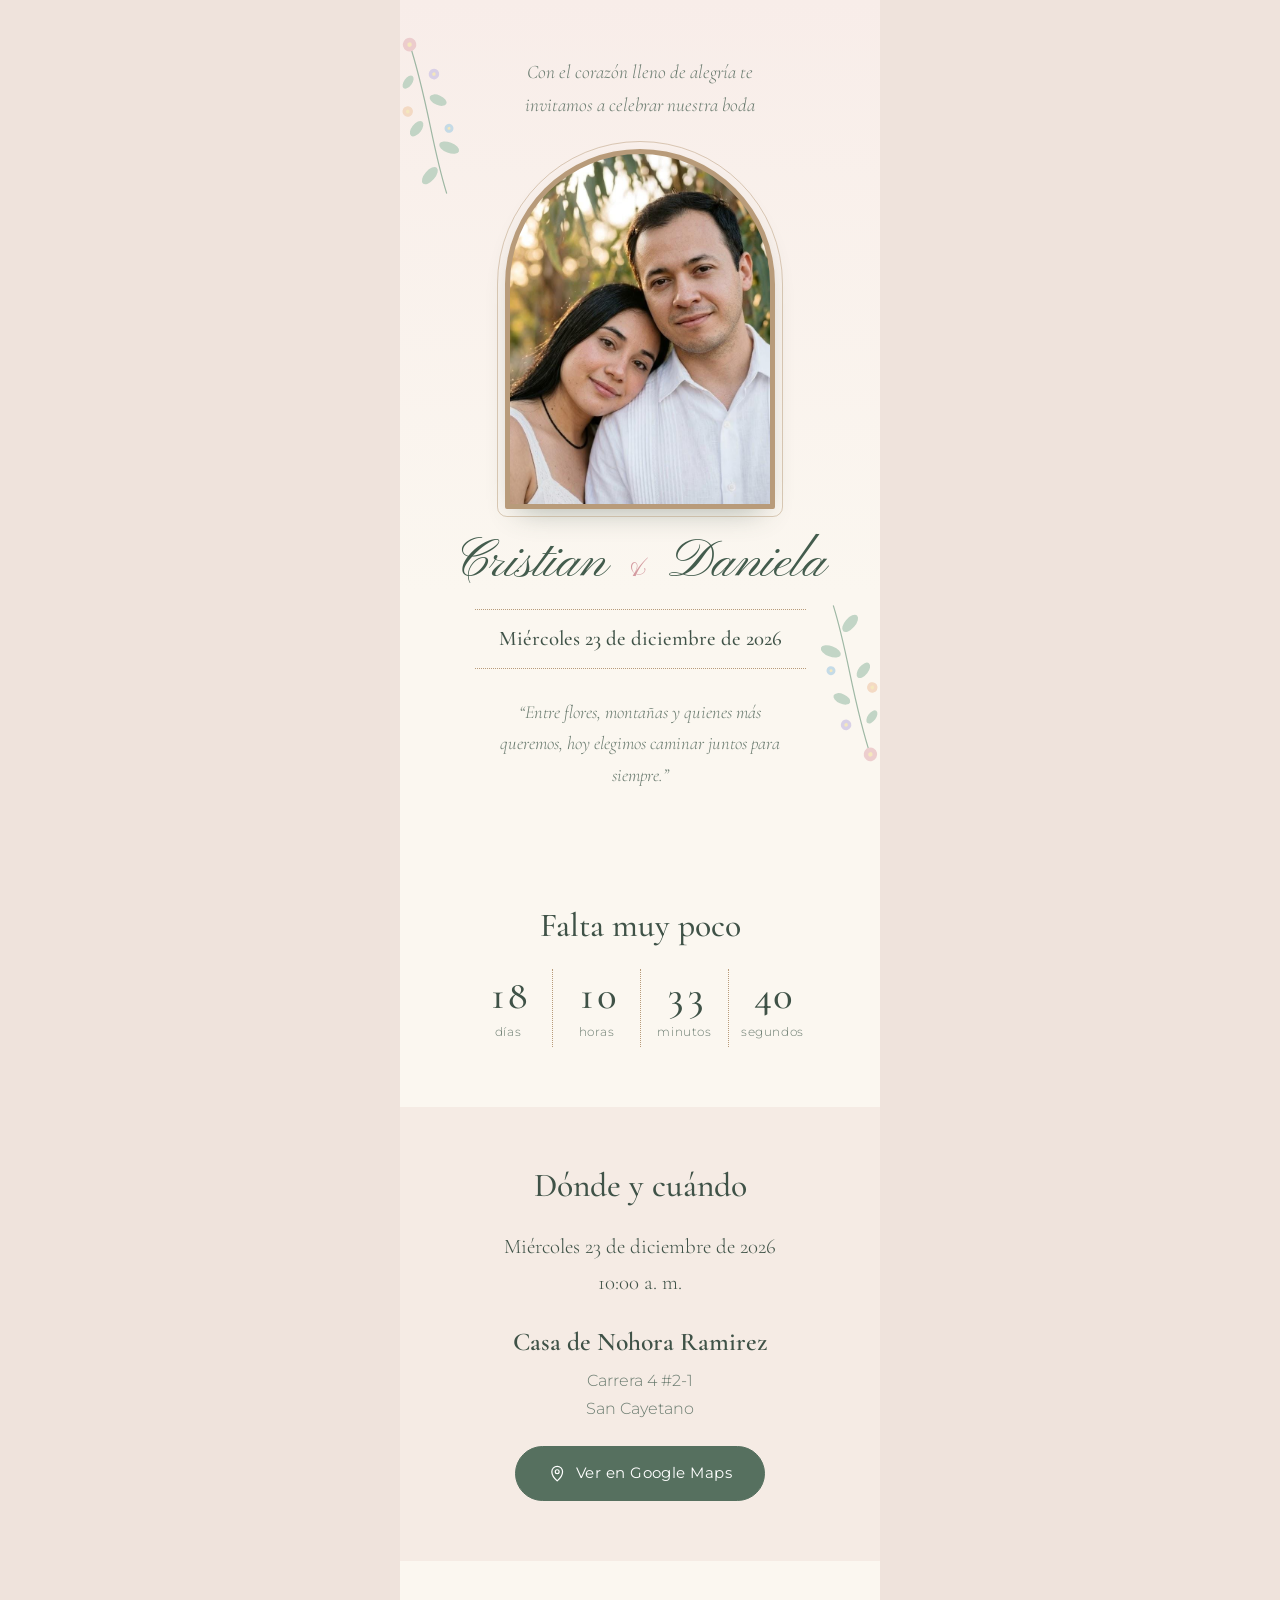
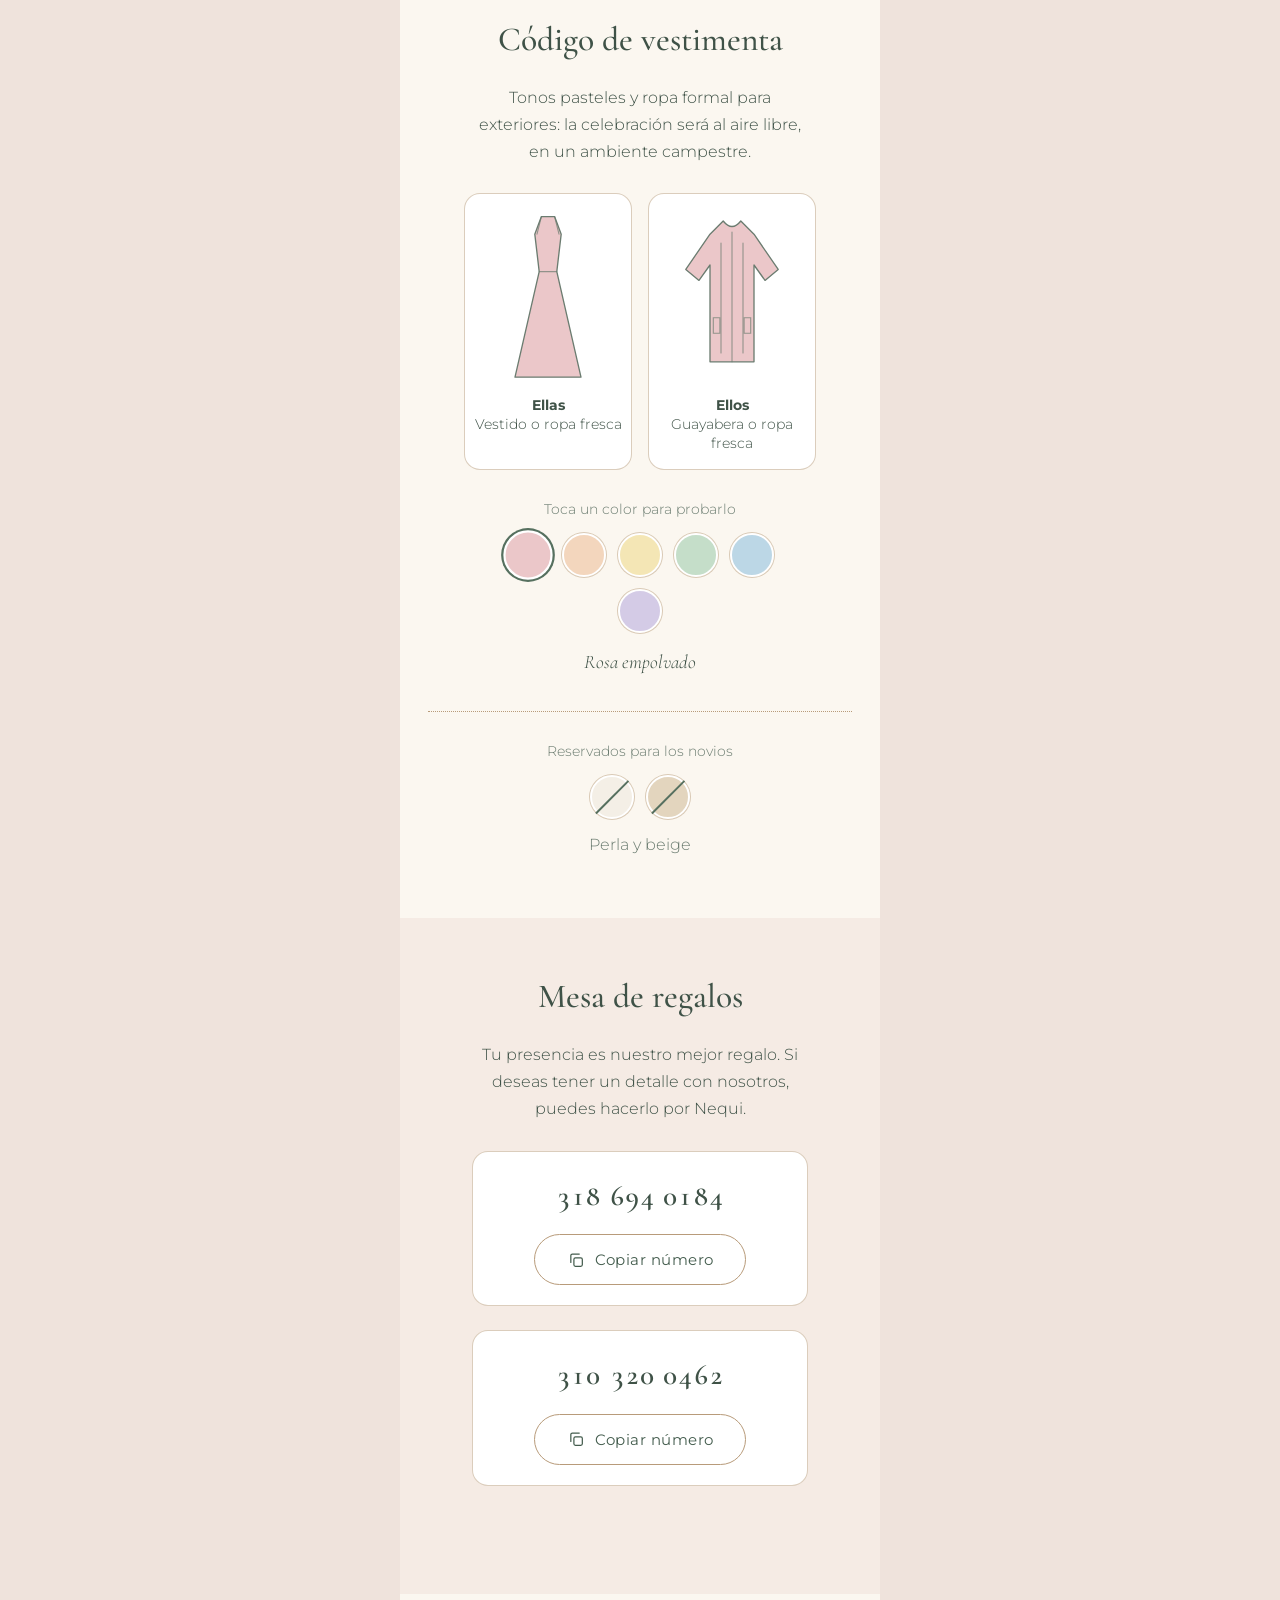
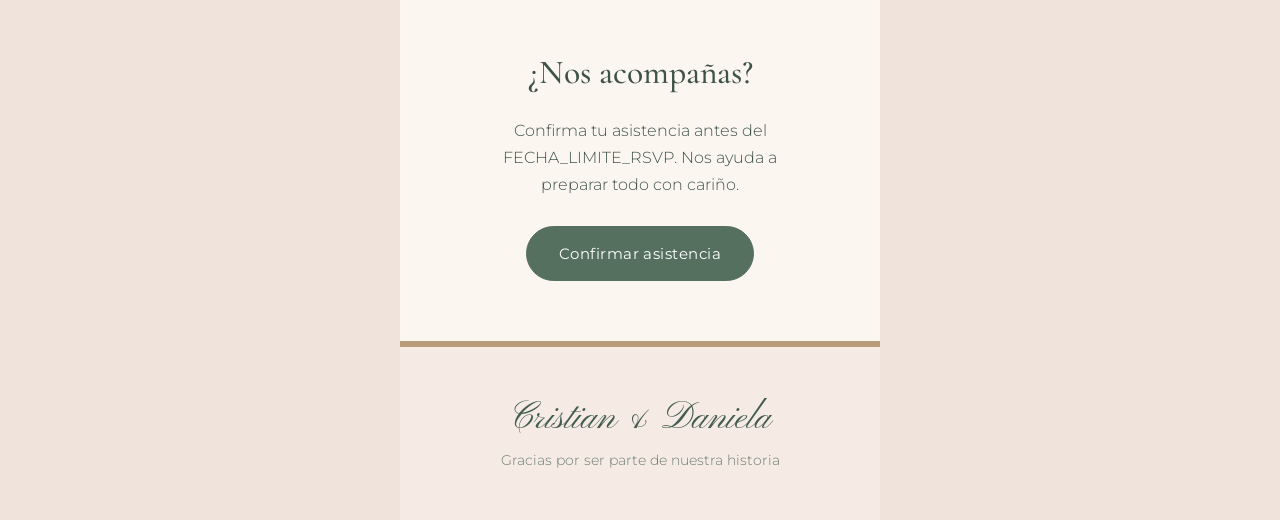
<file: img/index.html>
<!DOCTYPE html>
<html lang="es">
<head>
  <meta charset="UTF-8">
  <meta name="viewport" content="width=device-width, initial-scale=1, viewport-fit=cover">
  <meta name="theme-color" content="#FBF7F0">
  <title>Cristian &amp; Daniela · Nuestra boda</title>
  <meta name="description" content="Estás invitado a la boda de Cristian y Daniela. Miércoles 23 de diciembre de 2026.">

  <link rel="preconnect" href="https://fonts.googleapis.com">
  <link rel="preconnect" href="https://fonts.gstatic.com" crossorigin>
  <link href="https://fonts.googleapis.com/css2?family=Cormorant+Garamond:ital,wght@0,400;0,500;0,600;1,400&family=Montserrat:wght@300;400;500&family=Pinyon+Script&display=swap" rel="stylesheet">
  <link rel="stylesheet" href="style.css">
</head>
<body>

  <!-- Ramita con flores pastel (SVG reutilizable) -->
  <svg width="0" height="0" style="position:absolute" aria-hidden="true">
    <defs>
      <symbol id="ramita" viewBox="0 0 120 220">
        <path d="M60 218 C56 150 66 90 60 10" fill="none" stroke="#8FAE98" stroke-width="1.6" stroke-linecap="round"/>
        <g fill="#B9D0BF">
          <ellipse cx="44" cy="190" rx="14" ry="7" transform="rotate(-35 44 190)"/>
          <ellipse cx="78" cy="160" rx="14" ry="7" transform="rotate(35 78 160)"/>
          <ellipse cx="42" cy="125" rx="12" ry="6.5" transform="rotate(-38 42 125)"/>
          <ellipse cx="79" cy="95" rx="12" ry="6.5" transform="rotate(38 79 95)"/>
          <ellipse cx="46" cy="62" rx="10" ry="5.5" transform="rotate(-40 46 62)"/>
        </g>
        <g>
          <circle cx="60" cy="14" r="9" fill="#EBC7C9"/><circle cx="60" cy="14" r="3" fill="#F4E6B5"/>
          <circle cx="82" cy="60" r="7" fill="#D4CBE6"/><circle cx="82" cy="60" r="2.4" fill="#F4E6B5"/>
          <circle cx="36" cy="100" r="7" fill="#F3D6BD"/><circle cx="36" cy="100" r="2.4" fill="#F4E6B5"/>
          <circle cx="84" cy="135" r="6" fill="#BCD7E6"/><circle cx="84" cy="135" r="2" fill="#F4E6B5"/>
        </g>
      </symbol>
    </defs>
  </svg>

  <main>

    <!-- 1. PORTADA -->
    <header class="hero" id="inicio">
      <svg class="ramita ramita-izq" aria-hidden="true"><use href="#ramita"/></svg>
      <svg class="ramita ramita-der" aria-hidden="true"><use href="#ramita"/></svg>

      <p class="hero-invita">Con el corazón lleno de alegría te invitamos a celebrar nuestra boda</p>

      <!-- Arco colonial: reemplaza la imagen con img/novios.jpg -->
      <div class="arco" role="img" aria-label="Foto de Cristian y Daniela"></div>

      <h1 class="hero-nombres">Cristian <span class="amp">&amp;</span> Daniela</h1>
      <p class="hero-fecha">Miércoles 23 de diciembre de 2026</p>
      <p class="hero-frase">“Entre flores, montañas y quienes más queremos, hoy elegimos caminar juntos para siempre.”</p>
    </header>

    <!-- 2. CUENTA REGRESIVA -->
    <section class="seccion" id="cuenta" aria-labelledby="t-cuenta">
      <h2 id="t-cuenta">Falta muy poco</h2>
      <div class="contador" id="contador" role="timer" aria-live="off">
        <div class="unidad"><span class="num" id="dias">--</span><span class="etq">días</span></div>
        <div class="unidad"><span class="num" id="horas">--</span><span class="etq">horas</span></div>
        <div class="unidad"><span class="num" id="minutos">--</span><span class="etq">minutos</span></div>
        <div class="unidad"><span class="num" id="segundos">--</span><span class="etq">segundos</span></div>
      </div>
      <p class="contador-fin" id="contador-fin" hidden>¡Hoy es el gran día!</p>
    </section>

    <!-- 3. UBICACIÓN -->
    <section class="seccion seccion-tarjeta" id="ubicacion" aria-labelledby="t-ubicacion">
      <h2 id="t-ubicacion">Dónde y cuándo</h2>
      <p class="detalle-fecha">Miércoles 23 de diciembre de 2026<br>10:00 a. m.</p>
      <p class="lugar">Casa de Nohora Ramirez</p>
      <p class="detalle">Carrera 4 #2-1<br>San Cayetano</p>
      <a class="boton" href="https://maps.app.goo.gl/uWxaTqTMLRFbRPK79" target="_blank" rel="noopener noreferrer">
        <svg class="icono" viewBox="0 0 24 24" aria-hidden="true"><path d="M12 22s7-6.2 7-12a7 7 0 0 0-14 0c0 5.8 7 12 7 12z"/><circle cx="12" cy="10" r="2.5"/></svg>
        Ver en Google Maps
      </a>
    </section>

    <!-- 4. CÓDIGO DE VESTIMENTA -->
    <section class="seccion" id="vestimenta" aria-labelledby="t-vestimenta">
      <h2 id="t-vestimenta">Código de vestimenta</h2>
      <p class="texto">Tonos pasteles y ropa formal para exteriores: la celebración será al aire libre, en un ambiente campestre.</p>

      <div class="prendas">
        <figure class="prenda">
          <svg viewBox="0 0 100 160" role="img" aria-label="Vestido">
            <path class="relleno" d="M38 22 L44 6 L56 6 L62 22 L58 56 L80 152 L20 152 L42 56 Z"/>
            <path class="trazo" d="M44 6 L40 22 M56 6 L60 22 M42 56 L58 56"/>
          </svg>
          <figcaption><strong>Ellas</strong><br>Vestido o ropa fresca</figcaption>
        </figure>
        <figure class="prenda">
          <svg viewBox="0 0 100 160" role="img" aria-label="Guayabera">
            <path class="relleno" d="M30 22 L42 10 Q50 20 58 10 L70 22 L92 54 L80 64 L70 50 L70 138 L30 138 L30 50 L20 64 L8 54 Z"/>
            <path class="trazo" d="M50 20 L50 138 M40 30 L40 130 M60 30 L60 130"/>
            <path class="trazo" d="M33 98 h6 v14 h-6 z M61 98 h6 v14 h-6 z"/>
          </svg>
          <figcaption><strong>Ellos</strong><br>Guayabera o ropa fresca</figcaption>
        </figure>
      </div>

      <p class="sub">Toca un color para probarlo</p>
      <div class="paleta" id="paleta" role="group" aria-label="Colores sugeridos">
        <button type="button" class="muestra" data-color="#EBC7C9" data-nombre="Rosa empolvado" aria-label="Rosa empolvado" aria-pressed="true" style="--c:#EBC7C9"></button>
        <button type="button" class="muestra" data-color="#F3D6BD" data-nombre="Durazno" aria-label="Durazno" aria-pressed="false" style="--c:#F3D6BD"></button>
        <button type="button" class="muestra" data-color="#F4E6B5" data-nombre="Mantequilla" aria-label="Mantequilla" aria-pressed="false" style="--c:#F4E6B5"></button>
        <button type="button" class="muestra" data-color="#C5DEC9" data-nombre="Menta" aria-label="Menta" aria-pressed="false" style="--c:#C5DEC9"></button>
        <button type="button" class="muestra" data-color="#BCD7E6" data-nombre="Celeste" aria-label="Celeste" aria-pressed="false" style="--c:#BCD7E6"></button>
        <button type="button" class="muestra" data-color="#D4CBE6" data-nombre="Lavanda" aria-label="Lavanda" aria-pressed="false" style="--c:#D4CBE6"></button>
      </div>
      <p class="color-actual" id="color-actual" role="status" aria-live="polite">Rosa empolvado</p>

      <div class="reservado">
        <p class="sub">Reservados para los novios</p>
        <div class="paleta paleta-reservada">
          <span class="muestra muestra-reservada" style="--c:#F4EFE6" role="img" aria-label="Perla, reservado para los novios"></span>
          <span class="muestra muestra-reservada" style="--c:#E3D5BE" role="img" aria-label="Beige, reservado para los novios"></span>
        </div>
        <p class="detalle">Perla y beige</p>
      </div>
    </section>

    <!-- 5. MESA DE REGALOS -->
    <section class="seccion seccion-tarjeta" id="regalos" aria-labelledby="t-regalos">
      <h2 id="t-regalos">Mesa de regalos</h2>
      <p class="texto">Tu presencia es nuestro mejor regalo. Si deseas tener un detalle con nosotros, puedes hacerlo por Nequi.</p>

      <div class="nequi">
        <p class="nequi-num">318 694 0184</p>
        <button type="button" class="boton boton-secundario btn-copiar" data-copiar="3186940184" data-original="Copiar número">
          <svg class="icono" viewBox="0 0 24 24" aria-hidden="true"><rect x="9" y="9" width="11" height="11" rx="2"/><path d="M5 15V6a2 2 0 0 1 2-2h9"/></svg>
          <span class="btn-texto">Copiar número</span>
        </button>
      </div>
      <div class="nequi">
        <p class="nequi-num">310 320 0462</p>
        <button type="button" class="boton boton-secundario btn-copiar" data-copiar="3103200462" data-original="Copiar número">
          <svg class="icono" viewBox="0 0 24 24" aria-hidden="true"><rect x="9" y="9" width="11" height="11" rx="2"/><path d="M5 15V6a2 2 0 0 1 2-2h9"/></svg>
          <span class="btn-texto">Copiar número</span>
        </button>
      </div>
      <p class="aviso-copiado" id="aviso-copiado" role="status" aria-live="polite"></p>
    </section>

    <!-- 6. RSVP -->
    <section class="seccion" id="rsvp" aria-labelledby="t-rsvp">
      <h2 id="t-rsvp">¿Nos acompañas?</h2>
      <p class="texto">Confirma tu asistencia antes del FECHA_LIMITE_RSVP. Nos ayuda a preparar todo con cariño.</p>
      <a class="boton" href="URL_DE_GOOGLE_FORMS" target="_blank" rel="noopener noreferrer">Confirmar asistencia</a>
    </section>

  </main>

  <footer class="pie">
    <p class="pie-nombres">Cristian &amp; Daniela</p>
    <p class="pie-sub">Gracias por ser parte de nuestra historia</p>
  </footer>

  <script src="script.js"></script>
</body>
</html>
</file>
<file: img/style.css>
/* ===== Variables ===== */
:root {
  --fondo: #FBF7F0;
  --fondo-alt: #F5EBE4;
  --texto: #3F5247;
  --texto-suave: #6B7C70;
  --salvia: #56705F;
  --salvia-oscuro: #435C4D;
  --rosa: #EBC7C9;
  --madera: #B89B7A;
  --linea: rgba(184, 155, 122, .5);

  --f-nombres: 'Pinyon Script', 'Snell Roundhand', cursive;
  --f-titulo: 'Cormorant Garamond', Georgia, serif;
  --f-cuerpo: 'Montserrat', system-ui, -apple-system, 'Segoe UI', sans-serif;

  --ease: cubic-bezier(.2, .7, .2, 1);
}

/* ===== Base (Mobile-First: 360–430px) ===== */
*, *::before, *::after { box-sizing: border-box; }

html { -webkit-text-size-adjust: 100%; scroll-behavior: smooth; }

body {
  margin: 0;
  background: var(--fondo);
  color: var(--texto);
  font-family: var(--f-cuerpo);
  font-weight: 300;
  font-size: 1rem;
  line-height: 1.7;
  -webkit-tap-highlight-color: transparent;
  -webkit-font-smoothing: antialiased;
}

main { max-width: 480px; margin: 0 auto; background: var(--fondo); overflow-x: hidden; }

h1, h2 { font-family: var(--f-titulo); font-weight: 500; margin: 0; line-height: 1.15; }
p { margin: 0; }

:focus-visible { outline: 2px solid var(--salvia); outline-offset: 3px; border-radius: 6px; }

/* ===== Portada ===== */
.hero {
  position: relative;
  padding: 3.5rem 1.75rem 3.5rem;
  display: flex;
  flex-direction: column;
  align-items: center;
  text-align: center;
  background: linear-gradient(180deg, #F8EDE9 0%, var(--fondo) 70%);
  overflow: hidden;
}

.ramita { position: absolute; width: 90px; height: 165px; opacity: .85; pointer-events: none; }
.ramita-izq { left: -18px; top: 2rem; transform: rotate(-14deg); }
.ramita-der { right: -18px; bottom: 5rem; transform: rotate(166deg); }

.hero-invita {
  position: relative;
  max-width: 17rem;
  font-family: var(--f-titulo);
  font-style: italic;
  font-size: 1.2rem;
  color: var(--texto-suave);
}

/* Arco colonial. Si img/novios.jpg no existe, se ve el degradado pastel */
.arco {
  position: relative;
  width: min(68vw, 270px);
  aspect-ratio: 3 / 4;
  margin: 1.75rem 0 1.25rem;
  border-radius: 999px 999px 14px 14px;
  border: 5px solid var(--madera);
  outline: 1px solid var(--linea);
  outline-offset: 7px;
  background:
    url('img/novios.jpeg') center / cover no-repeat,
    linear-gradient(160deg, #EBC7C9 0%, #F3D6BD 45%, #C5DEC9 100%);
  box-shadow: 0 14px 30px -14px rgba(67, 92, 77, .45);
}

.hero-nombres {
  position: relative;
  font-family: var(--f-nombres);
  font-weight: 400;
  font-size: clamp(2.6rem, 12vw, 3.4rem);
  line-height: 1.25;
  color: var(--salvia-oscuro);
}

.hero-nombres .amp { font-size: .7em; color: #D49BA0; padding: 0 .1em; }

.hero-fecha {
  position: relative;
  margin-top: .75rem;
  padding: .7rem 1.5rem;
  font-family: var(--f-titulo);
  font-size: 1.3rem;
  font-weight: 500;
  border-top: 1px dotted var(--madera);
  border-bottom: 1px dotted var(--madera);
}

.hero-frase {
  position: relative;
  margin-top: 1.75rem;
  max-width: 19rem;
  font-family: var(--f-titulo);
  font-style: italic;
  font-size: 1.15rem;
  color: var(--texto-suave);
}

/* Una única entrada orquestada */
.hero > :not(.ramita) { animation: entrada 1s var(--ease) both; }
.arco { animation-delay: .2s !important; }
.hero-nombres { animation-delay: .45s !important; }
.hero-fecha { animation-delay: .65s !important; }
.hero-frase { animation-delay: .8s !important; }

@keyframes entrada { from { opacity: 0; transform: translateY(14px); } to { opacity: 1; transform: none; } }

/* ===== Secciones ===== */
.seccion { padding: 3.75rem 1.75rem; text-align: center; }
.seccion-tarjeta { background: var(--fondo-alt); }
.seccion h2 { font-size: 2.1rem; margin-bottom: 1.5rem; }
.texto { max-width: 21rem; margin: 0 auto 1.75rem; }
.sub { font-size: .85rem; color: var(--texto-suave); margin-bottom: .75rem; }

/* ===== Cuenta regresiva ===== */
.contador { display: grid; grid-template-columns: repeat(4, 1fr); max-width: 22rem; margin: 0 auto; }
.unidad { display: flex; flex-direction: column; align-items: center; padding: .25rem 0; }
.unidad + .unidad { border-left: 1px dotted var(--madera); }
.num { font-family: var(--f-titulo); font-size: 2.5rem; font-weight: 500; line-height: 1.1; font-variant-numeric: tabular-nums; }
.etq { margin-top: .3rem; font-size: .75rem; letter-spacing: .05em; color: var(--texto-suave); }
.contador-fin { margin-top: 1.5rem; font-family: var(--f-nombres); font-size: 2rem; color: #D49BA0; }

/* ===== Ubicación ===== */
.detalle-fecha { font-family: var(--f-titulo); font-size: 1.3rem; margin-bottom: 1.25rem; }
.lugar { font-family: var(--f-titulo); font-size: 1.6rem; font-weight: 600; margin-bottom: .25rem; }
.detalle { color: var(--texto-suave); margin-bottom: 1.5rem; }

/* ===== Vestimenta interactiva ===== */
#vestimenta { --prenda: #EBC7C9; }

.prendas { display: grid; grid-template-columns: 1fr 1fr; gap: 1rem; max-width: 22rem; margin: 0 auto 1.75rem; }
.prenda { margin: 0; padding: 1rem .5rem; background: #fff; border-radius: 16px; border: 1px solid var(--linea); }
.prenda svg { width: 100%; max-width: 110px; height: auto; display: block; margin: 0 auto .6rem; }
.prenda .relleno { fill: var(--prenda); stroke: var(--texto-suave); stroke-width: 1.2; stroke-linejoin: round; transition: fill .45s var(--ease); }
.prenda .trazo { fill: none; stroke: var(--texto-suave); stroke-width: 1; stroke-linecap: round; opacity: .7; }
.prenda figcaption { font-size: .85rem; line-height: 1.4; }

.paleta { display: flex; justify-content: center; flex-wrap: wrap; gap: .75rem; max-width: 20rem; margin: 0 auto; }

.muestra {
  position: relative;
  width: 2.75rem; height: 2.75rem;          /* área táctil cómoda */
  padding: 0;
  border-radius: 50%;
  border: 2px solid #fff;
  background: var(--c);
  box-shadow: 0 0 0 1px var(--linea);
  cursor: pointer;
  transition: transform .25s var(--ease), box-shadow .25s var(--ease);
  touch-action: manipulation;
}
.muestra:active { transform: scale(.92); }
.muestra[aria-pressed="true"] { transform: scale(1.12); box-shadow: 0 0 0 2px var(--salvia); }

.color-actual { min-height: 1.7rem; margin-top: .85rem; font-family: var(--f-titulo); font-style: italic; font-size: 1.2rem; }

.reservado { margin-top: 2rem; padding-top: 1.75rem; border-top: 1px dotted var(--madera); }
.muestra-reservada { display: inline-block; cursor: default; box-shadow: 0 0 0 1px var(--linea); }
.muestra-reservada::after {   /* tachado: color no disponible para invitados */
  content: ''; position: absolute; left: 50%; top: -3px; bottom: -3px; width: 1.5px;
  background: var(--salvia); transform: translateX(-50%) rotate(45deg);
}
.reservado .detalle { margin: .75rem 0 0; }

/* ===== Regalos ===== */
.nequi { margin: 0 auto 1.5rem; max-width: 21rem; padding: 1.25rem 1rem; background: #fff; border: 1px solid var(--linea); border-radius: 16px; }
.nequi-num { font-family: var(--f-titulo); font-size: 1.8rem; font-weight: 600; letter-spacing: .04em; font-variant-numeric: tabular-nums; margin-bottom: .85rem; }
.aviso-copiado { min-height: 1.5rem; font-size: .9rem; color: var(--texto-suave); }

/* ===== Botones ===== */
.boton {
  display: inline-flex; align-items: center; justify-content: center; gap: .6rem;
  min-height: 3.2rem; padding: .85rem 2rem;
  border: 1.5px solid var(--salvia); border-radius: 999px;
  background: var(--salvia); color: #fff;
  font-family: var(--f-cuerpo); font-size: .95rem; font-weight: 400; letter-spacing: .03em; text-decoration: none;
  cursor: pointer; touch-action: manipulation;
  transition: background-color .3s var(--ease), color .3s var(--ease), transform .2s var(--ease), border-color .3s var(--ease);
}
.boton:hover { background: var(--salvia-oscuro); border-color: var(--salvia-oscuro); }
.boton:active { transform: scale(.97); }

.boton-secundario { background: transparent; color: var(--salvia-oscuro); border-color: var(--madera); }
.boton-secundario:hover { background: var(--madera); border-color: var(--madera); color: #fff; }
.boton-secundario.copiado { background: var(--salvia); border-color: var(--salvia); color: #fff; }

.icono { width: 1.15rem; height: 1.15rem; fill: none; stroke: currentColor; stroke-width: 1.6; stroke-linecap: round; stroke-linejoin: round; flex-shrink: 0; }

/* ===== Pie ===== */
.pie { padding: 3rem 1.5rem; text-align: center; background: var(--fondo-alt); border-top: 6px solid var(--madera); }
.pie-nombres { font-family: var(--f-nombres); font-size: 2.4rem; color: var(--salvia-oscuro); line-height: 1.3; }
.pie-sub { margin-top: .25rem; font-size: .85rem; color: var(--texto-suave); }

/* ===== Pantallas grandes: tarjeta centrada ===== */
@media (min-width: 520px) {
  body { background: #EFE3DC; }
  .pie { max-width: 480px; margin-inline: auto; }
}

@media (max-width: 359px) {
  .num { font-size: 2rem; }
  .seccion { padding-inline: 1.25rem; }
}

/* ===== Movimiento reducido ===== */
@media (prefers-reduced-motion: reduce) {
  html { scroll-behavior: auto; }
  .hero > :not(.ramita) { animation: none; }
  .boton, .muestra, .prenda .relleno { transition: none; }
}
</file>
